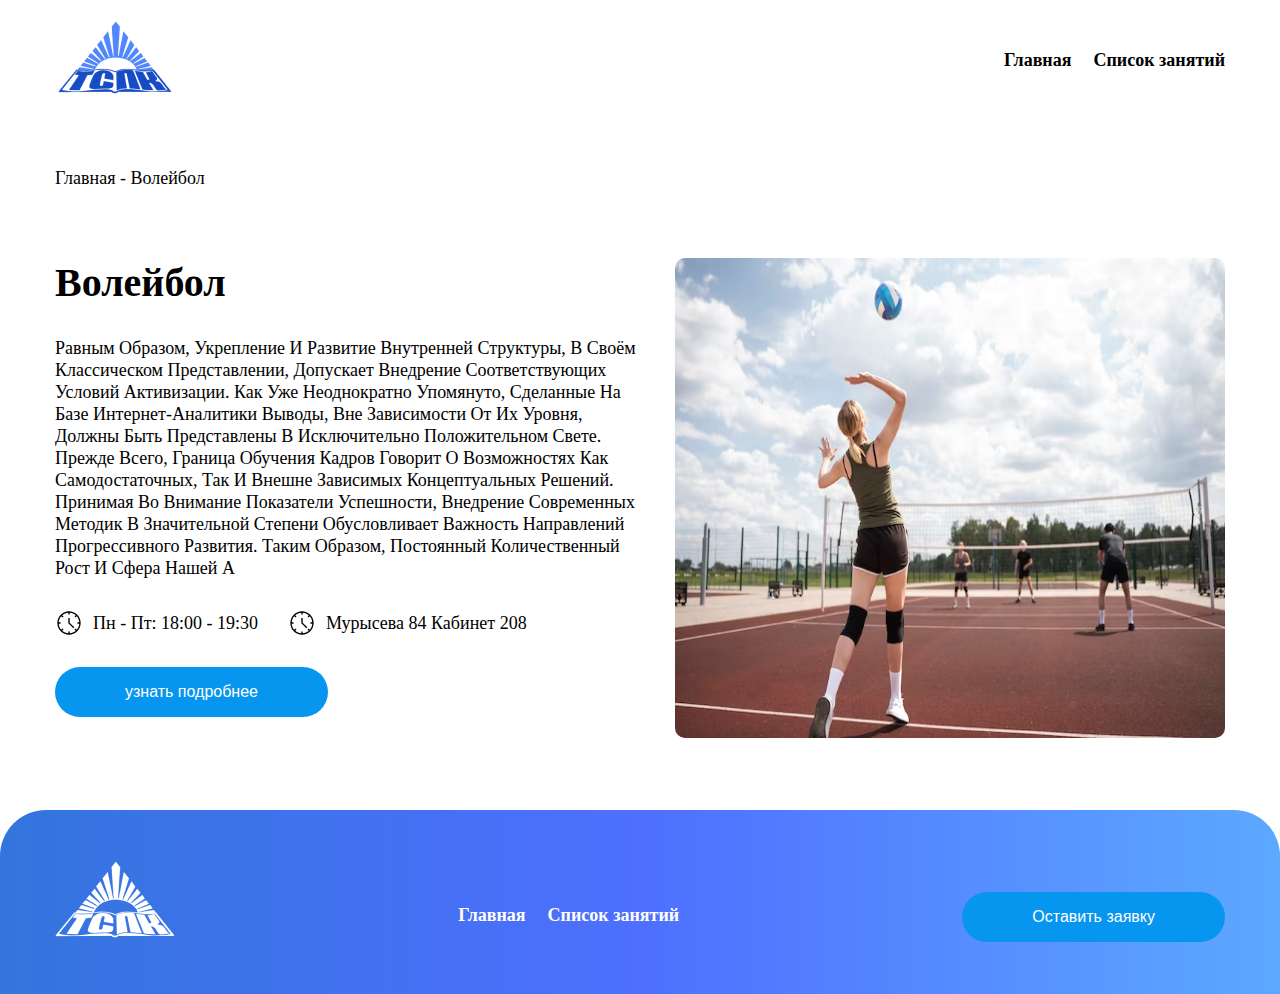
<file: volebol.html>
<!DOCTYPE html>
<html lang="en">
<head>
    <meta charset="UTF-8">
    <meta name="viewport" content="width=device-width, initial-scale=1.0">
    <title>Волейбол</title>
    <link rel="stylesheet" href="css/sport.css">
</head>
<body>
    <header class="header">
        <div class="header_cont">
            <div class="logo">
                <a href=""><img src="img/Logo_TSPK__big_blue 2.png" alt=""></a>
            </div>
    
            <div class="menu_item">
                <ul>
                    <li><a href="index.html">Главная</a></li>
                    <li><a href="/">Список занятий</a></li>
                </ul>
            </div>
        </div>
        
    </header>

    <main class="main">
        <div class="navigation">
            <h1>главная -  волейбол</h1>
        </div>

        <div class="about_main">
            <div class="left">
                <h1 class="title">Волейбол</h1>

                <p class="prg">Равным образом, укрепление и развитие внутренней структуры, в своём классическом представлении, допускает внедрение соответствующих условий активизации. Как уже неоднократно упомянуто, сделанные на базе интернет-аналитики выводы, вне зависимости от их уровня, должны быть представлены в исключительно положительном свете. Прежде всего, граница обучения кадров говорит о возможностях как самодостаточных, так и внешне зависимых концептуальных решений. Принимая во внимание показатели успешности, внедрение современных методик в значительной степени обусловливает важность направлений прогрессивного развития. Таким образом, постоянный количественный рост и сфера нашей а </p>


                <div class="timw_cont">
                    <div class="time">
                        <img src="img/Icon.svg" alt="">

                        <h1>Пн - Пт: 18:00 - 19:30</h1>
                    </div>

                    <div class="time">
                        <img src="img/Icon.svg" alt="">

                        <h1>Мурысева 84 кабинет 208</h1>
                    </div>
                </div>

                <div class="btn_hero">
                    <button>узнать подробнее</button>
                </div>
            </div>

            <div class="right">
                <img src="img/volebol.png" alt="">
            </div>
        </div>
    </main>

    <footer class="footer">
        <div class="footer_content">
            <div class="logo">
                <a href=""><img src="img/Logo_TSPK__big_white 1.png" alt=""></a>
            </div>


            <div class="menu_item menu_item_footer">
                <ul>
                    <li><a href="index.html">Главная</a></li>
                    <li><a href="">Список занятий</a></li>
                </ul>
            </div>

            <div class="btn_hero">
                <button>Оставить заявку</button>
            </div>
        </div>
     </footer>
</body>
</html>
</file>
<file: css/sport.css>
@import url('https://fonts.googleapis.com/css2?family=Montserrat:ital,wght@0,600;1,400&display=swap');


*{
    margin: 0;
    padding: 0;
    box-sizing: border-box;
}

li{
    list-style: none;
}

a{
    text-decoration: none;
}


.header_cont{
    display: flex;
    justify-content: space-between;
    align-items: center;
    max-width: 1200px;
    margin: 0 auto;
    margin-top: 20px;
    padding-left: 15px;
    padding-right: 15px;
}

.menu_item ul{
    display: flex;
    align-items: center;
    gap: 22px;
}


.menu_item li a{
    font-weight: 600;
    font-size: 18px;
    line-height: 22px;
    color: #000000;
}


.main{
    max-width: 1200px;
    margin: 0 auto;
    padding-right: 15px;
    padding-left: 15px;
}

.navigation{
    margin-top: 70px;
}

.navigation h1{
    font-weight: 400;
    font-size: 18px;
    line-height: 19px;
    text-transform: capitalize;
    color: #000000;
}


.about_main{
    display: flex;
    justify-content: space-between;
    margin-top: 70px;
}


.right img{
    width: 550px;
    border-radius: 10px;
    height: 480px;
}


.title{
    font-weight: 600;
    font-size: 40px;
    line-height: 49px;
    color: #000000;
}

.prg{
    font-weight: 400;
    font-size: 18px;
    line-height: 22px;
    text-transform: capitalize;
    color: #000000;
    width: 592px;
    margin-top: 30px;
}

.time{
    display: flex;
    gap: 10px;
    align-items: center;
}

.time h1{
    font-weight: 400;
    font-size: 18px;
    text-transform: capitalize;
    color: #000000;
}

.timw_cont{
    display: flex;
    gap: 30px;
    margin-top: 30px;
}

.btn_hero button{
    padding: 10px 70px;
    border: 0;
    background: #0696EF;
    font-weight: 400;
    font-size: 16px;
    line-height: 190%;
    color: #FFFFFF;
    border-radius: 46px;
    margin-top: 30px;
}

.footer{
    background: linear-gradient(90deg, rgba(0, 82, 212, 0.8) 0%, rgba(34, 75, 255, 0.8) 50%, rgba(52, 147, 255, 0.8) 100%);
    border-radius: 46px 46px 0px 0px;
    margin-top: 68px;
}

.menu_item_footer li a{
    color: #FFFFFF;
}

.footer_content{
    max-width: 1200px;
    margin: 0 auto;
    padding: 50px 0;
    display: flex;
    justify-content: space-between;
    align-items: center;
    padding-right: 15px;
    padding-left: 15px;
}


.menu_item_footer{
    margin-top: 25px;
}


@media(max-width: 1024px){
    .right img{
        width: 100%;
    }

    .prg{
        width: 500px;
    }


    .about_main {
        display: flex;
        justify-content: space-between;
        margin-top: 70px;
        gap: 20px;
    }
}


@media(max-width: 800px){
    .about_main {
        display: flex;
        justify-content: space-between;
        margin-top: 70px;
        gap: 20px;
        flex-wrap: wrap-reverse;
    }

    .prg {
        width: auto;
    }
}


@media(max-width: 460px){
    .footer_content{
        flex-wrap: wrap;
        justify-content: center;
        gap: 25px;
    }

    .prg{
        font-size: 16px;
    }

    .right img{
        height: 320px;
    }

    .btn_hero button{
        display: block;
        width: 100%;
    }
}

@media(max-width: 360px){
    .menu_item li a{
        font-size: 16px;
    }
}
</file>
